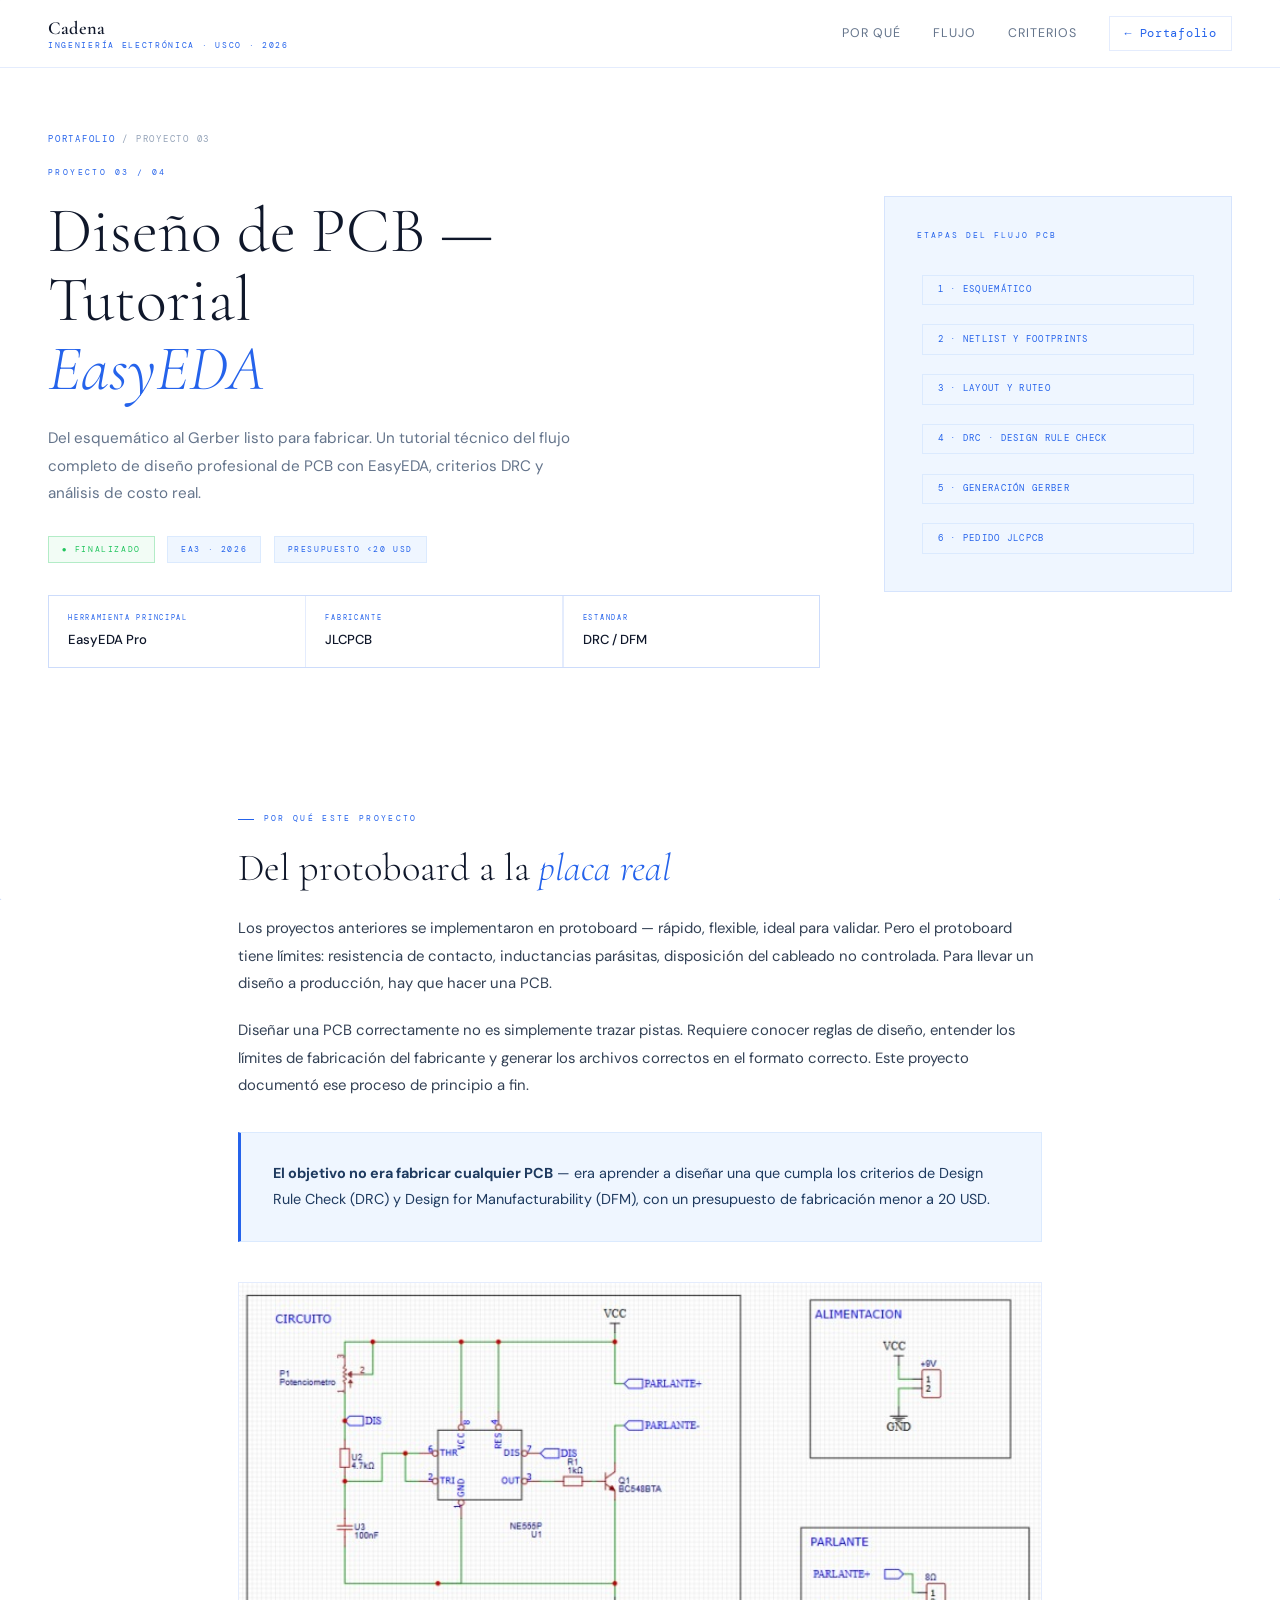
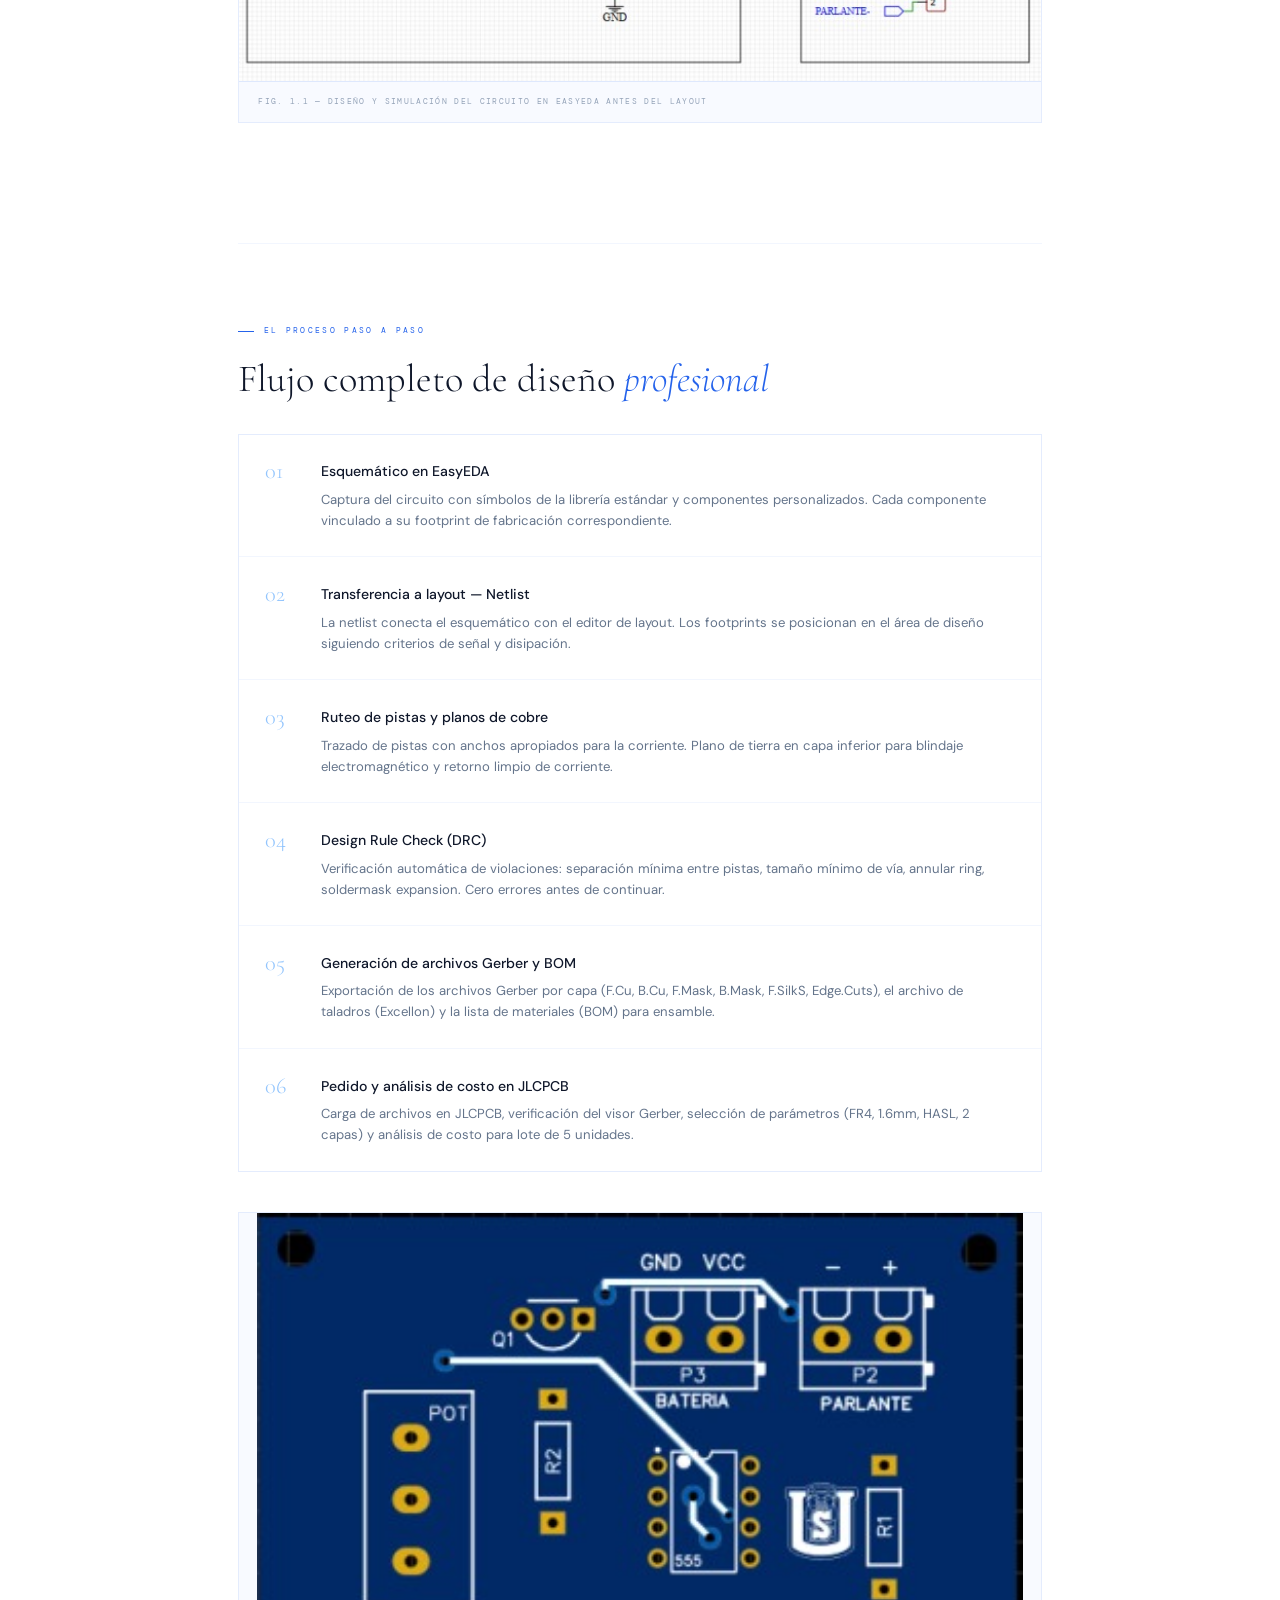
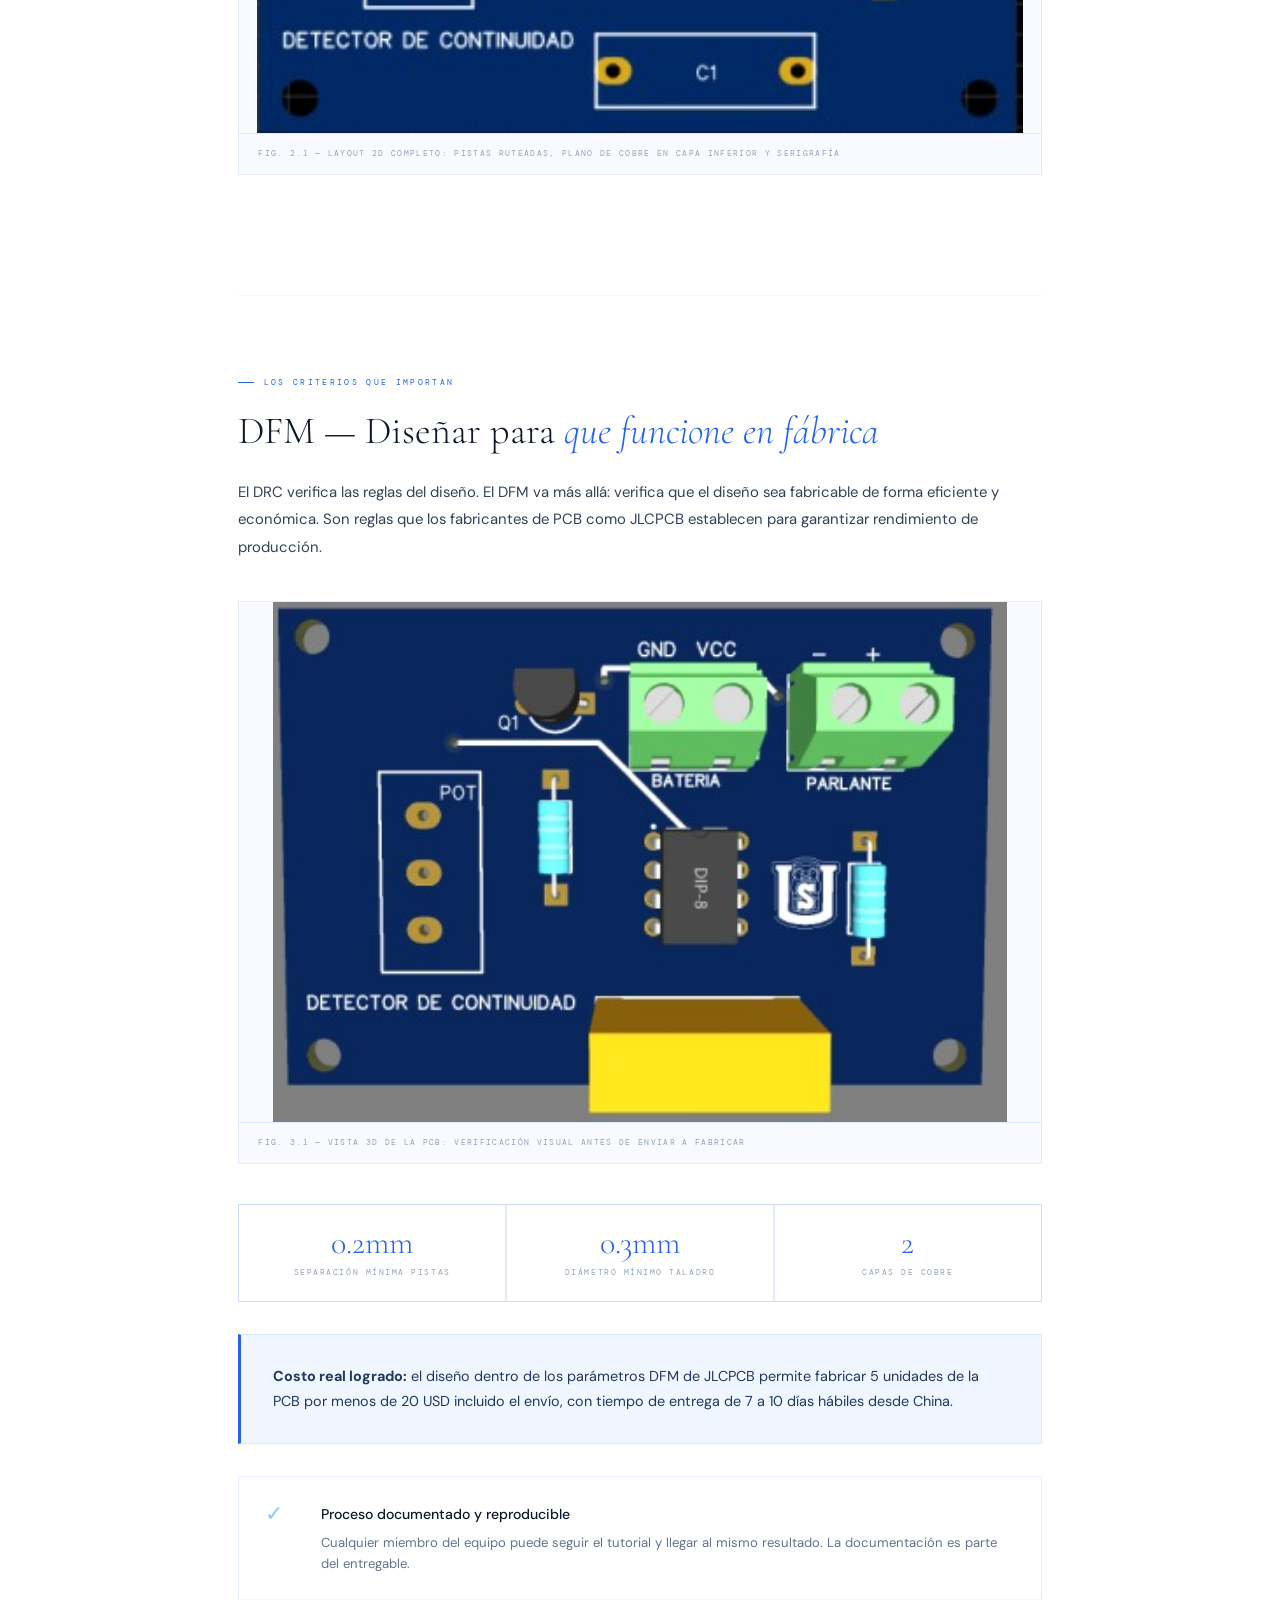
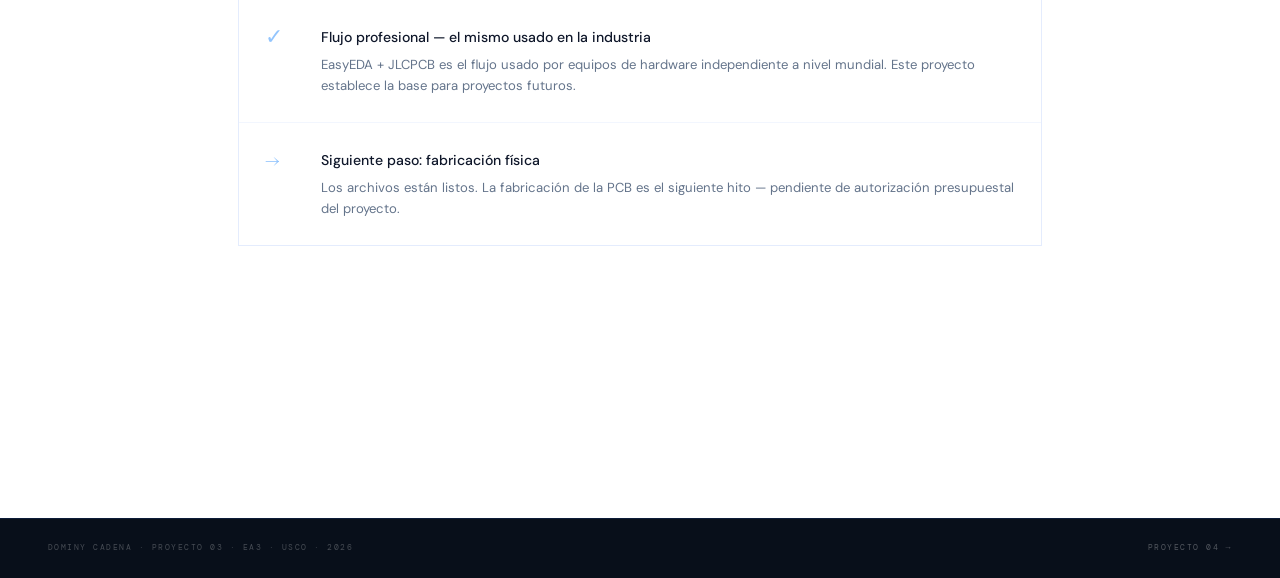
<file: proyecto3.html>
<!DOCTYPE html>
<html lang="es">
<head>
<meta charset="UTF-8">
<meta name="viewport" content="width=device-width, initial-scale=1.0">
<title>P3 · Diseño de PCB EasyEDA · Dominy Cadena</title>
<link rel="stylesheet" href="styles.css">
</head>
<body class="proyecto-page">

<canvas id="ptc"></canvas>

<nav id="navbar">
  <a href="index.html" class="nav-logo">
    Cadena
    <span>Ingeniería Electrónica · USCO · 2026</span>
  </a>
  <div style="display:flex;align-items:center;gap:2rem;">
    <a href="#por-que" class="nav-link">Por qué</a>
    <a href="#flujo" class="nav-link">Flujo</a>
    <a href="#criterios" class="nav-link">Criterios</a>
    <a href="index.html#proyectos" class="nav-back">← Portafolio</a>
  </div>
</nav>

<!-- HERO -->
<div class="proy-hero">
  <div>
    <div class="breadcrumb"><a href="index.html">Portafolio</a> / Proyecto 03</div>
    <div class="project-num">Proyecto 03 / 04</div>
    <h1 class="hero-title">
      Diseño de PCB —<br>Tutorial<br><em>EasyEDA</em>
    </h1>
    <p class="proy-hero-desc">
      Del esquemático al Gerber listo para fabricar. Un tutorial técnico del flujo completo 
      de diseño profesional de PCB con EasyEDA, criterios DRC y análisis de costo real.
    </p>
    <div class="status-row">
      <span class="badge badge-ok">● Finalizado</span>
      <span class="badge badge-info">EA3 · 2026</span>
      <span class="badge badge-info">Presupuesto &lt;20 USD</span>
    </div>
    <div class="proy-hero-meta" style="margin-top:2rem;">
      <div class="meta-cell">
        <div class="meta-label">Herramienta principal</div>
        <div class="meta-val">EasyEDA Pro</div>
      </div>
      <div class="meta-cell">
        <div class="meta-label">Fabricante</div>
        <div class="meta-val">JLCPCB</div>
      </div>
      <div class="meta-cell">
        <div class="meta-label">Estándar</div>
        <div class="meta-val">DRC / DFM</div>
      </div>
    </div>
  </div>

  <div class="proy-hero-right">
    <div class="phr-title">Etapas del flujo PCB</div>
    <div style="display:flex;flex-direction:column;gap:0.6rem;">
      <div class="result-chip info">1 · Esquemático</div>
      <div class="result-chip info">2 · Netlist y footprints</div>
      <div class="result-chip info">3 · Layout y ruteo</div>
      <div class="result-chip info">4 · DRC · Design Rule Check</div>
      <div class="result-chip info">5 · Generación Gerber</div>
      <div class="result-chip info">6 · Pedido JLCPCB</div>
    </div>
  </div>
</div>

<!-- CONTENIDO -->
<div class="content-wrap">

  <!-- 01 POR QUÉ -->
  <section class="sec fade-up" id="por-que">
    <div class="sec-label">Por qué este proyecto</div>
    <h2 class="sec-title">Del protoboard a la <em>placa real</em></h2>
    <p class="sec-text">
      Los proyectos anteriores se implementaron en protoboard — rápido, flexible, ideal para validar. 
      Pero el protoboard tiene límites: resistencia de contacto, inductancias parásitas, disposición 
      del cableado no controlada. Para llevar un diseño a producción, hay que hacer una PCB.
    </p>
    <p class="sec-text">
      Diseñar una PCB correctamente no es simplemente trazar pistas. 
      Requiere conocer reglas de diseño, entender los límites de fabricación del fabricante 
      y generar los archivos correctos en el formato correcto. 
      Este proyecto documentó ese proceso de principio a fin.
    </p>

    <div class="highlight-box">
      <p>
        <strong>El objetivo no era fabricar cualquier PCB</strong> — era aprender a diseñar una 
        que cumpla los criterios de Design Rule Check (DRC) y Design for Manufacturability (DFM), 
        con un presupuesto de fabricación menor a 20 USD.
      </p>
    </div>

    <!-- Imagen del diseño/simulación -->
    <div class="img-wrap" style="margin-top:2.5rem;">
      <img src="imagenes_proyecto3/img_simulacion_pcb.jpeg" alt="Diseño y simulación del circuito en EasyEDA">
      <div class="img-caption">Fig. 1.1 — Diseño y simulación del circuito en EasyEDA antes del layout</div>
    </div>
  </section>

  <!-- 02 FLUJO -->
  <section class="sec fade-up" id="flujo">
    <div class="sec-label">El proceso paso a paso</div>
    <h2 class="sec-title">Flujo completo de diseño <em>profesional</em></h2>

    <div class="story-steps">
      <div class="story-step">
        <div class="step-num">01</div>
        <div class="step-content">
          <div class="step-title">Esquemático en EasyEDA</div>
          <div class="step-desc">Captura del circuito con símbolos de la librería estándar y componentes personalizados. Cada componente vinculado a su footprint de fabricación correspondiente.</div>
        </div>
      </div>
      <div class="story-step">
        <div class="step-num">02</div>
        <div class="step-content">
          <div class="step-title">Transferencia a layout — Netlist</div>
          <div class="step-desc">La netlist conecta el esquemático con el editor de layout. Los footprints se posicionan en el área de diseño siguiendo criterios de señal y disipación.</div>
        </div>
      </div>
      <div class="story-step">
        <div class="step-num">03</div>
        <div class="step-content">
          <div class="step-title">Ruteo de pistas y planos de cobre</div>
          <div class="step-desc">Trazado de pistas con anchos apropiados para la corriente. Plano de tierra en capa inferior para blindaje electromagnético y retorno limpio de corriente.</div>
        </div>
      </div>
      <div class="story-step">
        <div class="step-num">04</div>
        <div class="step-content">
          <div class="step-title">Design Rule Check (DRC)</div>
          <div class="step-desc">Verificación automática de violaciones: separación mínima entre pistas, tamaño mínimo de vía, annular ring, soldermask expansion. Cero errores antes de continuar.</div>
        </div>
      </div>
      <div class="story-step">
        <div class="step-num">05</div>
        <div class="step-content">
          <div class="step-title">Generación de archivos Gerber y BOM</div>
          <div class="step-desc">Exportación de los archivos Gerber por capa (F.Cu, B.Cu, F.Mask, B.Mask, F.SilkS, Edge.Cuts), el archivo de taladros (Excellon) y la lista de materiales (BOM) para ensamble.</div>
        </div>
      </div>
      <div class="story-step">
        <div class="step-num">06</div>
        <div class="step-content">
          <div class="step-title">Pedido y análisis de costo en JLCPCB</div>
          <div class="step-desc">Carga de archivos en JLCPCB, verificación del visor Gerber, selección de parámetros (FR4, 1.6mm, HASL, 2 capas) y análisis de costo para lote de 5 unidades.</div>
        </div>
      </div>
    </div>

    <!-- Imagen del layout 2D -->
    <div class="img-wrap" style="margin-top:2.5rem;">
      <img src="imagenes_proyecto3/img_modelo_2D_pcb.jpeg" alt="Layout 2D de la PCB — pistas y plano de cobre">
      <div class="img-caption">Fig. 2.1 — Layout 2D completo: pistas ruteadas, plano de cobre en capa inferior y serigrafía</div>
    </div>
  </section>

  <!-- 03 CRITERIOS -->
  <section class="sec fade-up" id="criterios">
    <div class="sec-label">Los criterios que importan</div>
    <h2 class="sec-title">DFM — Diseñar para <em>que funcione en fábrica</em></h2>
    <p class="sec-text">
      El DRC verifica las reglas del diseño. El DFM va más allá: verifica que el diseño 
      sea fabricable de forma eficiente y económica. Son reglas que los fabricantes 
      de PCB como JLCPCB establecen para garantizar rendimiento de producción.
    </p>

    <!-- Imagen del modelo 3D -->
    <div class="img-wrap">
      <img src="imagenes_proyecto3/img_modelo_3D_pcb.jpeg" alt="Modelo 3D de la PCB — vista previa de fabricación">
      <div class="img-caption">Fig. 3.1 — Vista 3D de la PCB: verificación visual antes de enviar a fabricar</div>
    </div>

    <div class="metric-row">
      <div class="metric-cell">
        <span class="metric-val">0.2mm</span>
        <span class="metric-label">Separación mínima pistas</span>
      </div>
      <div class="metric-cell">
        <span class="metric-val">0.3mm</span>
        <span class="metric-label">Diámetro mínimo taladro</span>
      </div>
      <div class="metric-cell">
        <span class="metric-val">2</span>
        <span class="metric-label">Capas de cobre</span>
      </div>
    </div>

    <div class="highlight-box">
      <p>
        <strong>Costo real logrado:</strong> el diseño dentro de los parámetros DFM de JLCPCB 
        permite fabricar 5 unidades de la PCB por menos de 20 USD incluido el envío, 
        con tiempo de entrega de 7 a 10 días hábiles desde China.
      </p>
    </div>

    <div class="story-steps" style="margin-top:2rem;">
      <div class="story-step">
        <div class="step-num">✓</div>
        <div class="step-content">
          <div class="step-title">Proceso documentado y reproducible</div>
          <div class="step-desc">Cualquier miembro del equipo puede seguir el tutorial y llegar al mismo resultado. La documentación es parte del entregable.</div>
        </div>
      </div>
      <div class="story-step">
        <div class="step-num">✓</div>
        <div class="step-content">
          <div class="step-title">Flujo profesional — el mismo usado en la industria</div>
          <div class="step-desc">EasyEDA + JLCPCB es el flujo usado por equipos de hardware independiente a nivel mundial. Este proyecto establece la base para proyectos futuros.</div>
        </div>
      </div>
      <div class="story-step">
        <div class="step-num">→</div>
        <div class="step-content">
          <div class="step-title">Siguiente paso: fabricación física</div>
          <div class="step-desc">Los archivos están listos. La fabricación de la PCB es el siguiente hito — pendiente de autorización presupuestal del proyecto.</div>
        </div>
      </div>
    </div>
  </section>

</div>

<footer>
  <div>Dominy Cadena · Proyecto 03 · EA3 · USCO · 2026</div>
  <div><a href="proyecto4.html" style="color:rgba(255,255,255,0.3);text-decoration:none;">Proyecto 04 →</a></div>
</footer>

<script>
const canvas = document.getElementById('ptc');
const ctx = canvas.getContext('2d');
let W, H;
function resize() { W = canvas.width = innerWidth; H = canvas.height = innerHeight; }
resize(); window.addEventListener('resize', resize);
const pts = Array.from({length:30},()=>({
  x:Math.random()*innerWidth, y:Math.random()*innerHeight,
  r:Math.random()*1.2+0.4, vx:(Math.random()-.5)*.15, vy:(Math.random()-.5)*.15,
  a:Math.random()*.2+0.06
}));
(function draw(){
  ctx.clearRect(0,0,W,H);
  pts.forEach(p=>{
    ctx.beginPath(); ctx.arc(p.x,p.y,p.r,0,Math.PI*2);
    ctx.fillStyle=`rgba(37,99,235,${p.a})`; ctx.fill();
    p.x+=p.vx; p.y+=p.vy;
    if(p.x<0)p.x=W; if(p.x>W)p.x=0; if(p.y<0)p.y=H; if(p.y>H)p.y=0;
  });
  requestAnimationFrame(draw);
})();
const obs = new IntersectionObserver(entries=>{
  entries.forEach((e,i)=>{ if(e.isIntersecting) setTimeout(()=>e.target.classList.add('visible'),i*80); });
},{threshold:0.06});
document.querySelectorAll('.fade-up,.fade-in').forEach(el=>obs.observe(el));
const navbar = document.getElementById('navbar');
window.addEventListener('scroll',()=>navbar.classList.toggle('scrolled',scrollY>40));
</script>
</body>
</html>
</file>
<file: styles.css>
/* ============================================
   PORTAFOLIO DOMINY CADENA — REDISEÑO 2026
   Paleta: Azul claro + Blanco | Elegante & Limpio
   ============================================ */

@import url('https://fonts.googleapis.com/css2?family=Cormorant+Garamond:ital,wght@0,300;0,400;0,600;1,300;1,400&family=DM+Sans:wght@300;400;500&family=DM+Mono:wght@400;500&display=swap');

/* ── VARIABLES ─────────────────────────────── */
:root {
  --blue:       #2563EB;
  --blue-mid:   #3B82F6;
  --blue-light: #DBEAFE;
  --blue-pale:  #EFF6FF;
  --blue-dim:   #93C5FD;
  --white:      #FFFFFF;
  --off-white:  #F8FAFF;
  --ink:        #0F172A;
  --ink-mid:    #1E3A5F;
  --text:       #334155;
  --text-dim:   #64748B;
  --text-faint: #94A3B8;
  --line:       rgba(37,99,235,0.12);
  --line-soft:  rgba(37,99,235,0.06);

  --font-serif: 'Cormorant Garamond', serif;
  --font-sans:  'DM Sans', sans-serif;
  --font-mono:  'DM Mono', monospace;

  --radius: 2px;
  --nav-h: 68px;
}

/* ── RESET ─────────────────────────────────── */
*, *::before, *::after { box-sizing: border-box; margin: 0; padding: 0; }

html { scroll-behavior: smooth; }

body {
  font-family: var(--font-sans);
  background: var(--white);
  color: var(--text);
  line-height: 1.7;
  overflow-x: hidden;
}

/* ── CANVAS PARTICLES ──────────────────────── */
#ptc {
  position: fixed;
  inset: 0;
  pointer-events: none;
  z-index: 0;
  opacity: 0.35;
}

/* ── NAV ───────────────────────────────────── */
nav {
  position: fixed;
  top: 0; left: 0; right: 0;
  height: var(--nav-h);
  display: flex;
  align-items: center;
  justify-content: space-between;
  padding: 0 3rem;
  background: rgba(255,255,255,0.92);
  backdrop-filter: blur(16px);
  border-bottom: 1px solid var(--line);
  z-index: 1000;
  transition: box-shadow 0.3s ease;
}

nav.scrolled {
  box-shadow: 0 2px 24px rgba(37,99,235,0.08);
}

.nav-logo {
  font-family: var(--font-serif);
  font-size: 1.15rem;
  font-weight: 600;
  color: var(--ink);
  text-decoration: none;
  letter-spacing: 0.01em;
  display: flex;
  flex-direction: column;
  line-height: 1.2;
}

.nav-logo span {
  font-family: var(--font-mono);
  font-size: 0.48rem;
  letter-spacing: 0.22em;
  text-transform: uppercase;
  color: var(--blue);
  font-weight: 400;
  margin-top: 2px;
}

.nav-links {
  display: flex;
  gap: 2.5rem;
  list-style: none;
  align-items: center;
}

.nav-links a, .nav-link {
  font-family: var(--font-sans);
  font-size: 0.78rem;
  font-weight: 400;
  letter-spacing: 0.08em;
  text-transform: uppercase;
  color: var(--text-dim);
  text-decoration: none;
  transition: color 0.2s ease;
  position: relative;
}

.nav-links a::after, .nav-link::after {
  content: '';
  position: absolute;
  bottom: -3px; left: 0; right: 0;
  height: 1px;
  background: var(--blue);
  transform: scaleX(0);
  transition: transform 0.25s ease;
}

.nav-links a:hover, .nav-link:hover,
.nav-links a.active, .nav-link.active {
  color: var(--blue);
}
.nav-links a:hover::after, .nav-link:hover::after,
.nav-links a.active::after, .nav-link.active::after {
  transform: scaleX(1);
}

.nav-back {
  font-family: var(--font-mono);
  font-size: 0.72rem;
  color: var(--blue) !important;
  letter-spacing: 0.06em;
  text-decoration: none;
  border: 1px solid var(--line);
  padding: 0.4rem 0.9rem;
  transition: all 0.22s ease;
}
.nav-back:hover {
  background: var(--blue-pale);
  border-color: var(--blue);
}
.nav-back::after { display: none; }

/* ── HERO SECTION ──────────────────────────── */
#inicio {
  min-height: 100vh;
  padding: var(--nav-h) 3rem 0;
  display: grid;
  grid-template-columns: 1fr 1fr;
  align-items: center;
  gap: 4rem;
  max-width: 1280px;
  margin: 0 auto;
  position: relative;
}

.hero-left {
  padding: 5rem 0;
  position: relative;
  z-index: 1;
}

.hero-tag {
  font-family: var(--font-mono);
  font-size: 0.58rem;
  letter-spacing: 0.32em;
  text-transform: uppercase;
  color: var(--blue);
  margin-bottom: 1.8rem;
  display: flex;
  align-items: center;
  gap: 0.8rem;
}

.hero-tag::before {
  content: '';
  display: inline-block;
  width: 24px;
  height: 1px;
  background: var(--blue);
}

.hero-name {
  font-family: var(--font-serif);
  font-size: clamp(3.5rem, 6vw, 5.2rem);
  font-weight: 300;
  line-height: 1.05;
  color: var(--ink);
  letter-spacing: -0.01em;
  margin-bottom: 1.2rem;
}

.hero-name em {
  font-style: italic;
  color: var(--blue);
  font-weight: 300;
}

.hero-subtitle {
  font-family: var(--font-mono);
  font-size: 0.68rem;
  letter-spacing: 0.18em;
  text-transform: uppercase;
  color: var(--text-faint);
  margin-bottom: 1.8rem;
}

.hero-desc {
  font-size: 0.95rem;
  color: var(--text-dim);
  line-height: 1.8;
  max-width: 480px;
  margin-bottom: 2.2rem;
}

.hero-meta {
  display: flex;
  flex-direction: column;
  gap: 0.5rem;
  margin-bottom: 2.5rem;
  padding-left: 1rem;
  border-left: 2px solid var(--blue-light);
}

.hero-meta-item {
  font-family: var(--font-mono);
  font-size: 0.6rem;
  letter-spacing: 0.1em;
  color: var(--text-faint);
  text-transform: uppercase;
}

/* Counters widget */
.counter-widget {
  display: flex;
  gap: 2.5rem;
  margin-bottom: 2.5rem;
  padding: 1.4rem 0;
  border-top: 1px solid var(--line);
  border-bottom: 1px solid var(--line);
}

.counter-item {
  display: flex;
  flex-direction: column;
}

.counter-val {
  font-family: var(--font-serif);
  font-size: 2.2rem;
  font-weight: 300;
  color: var(--blue);
  line-height: 1;
}

.counter-lbl {
  font-family: var(--font-mono);
  font-size: 0.52rem;
  letter-spacing: 0.18em;
  text-transform: uppercase;
  color: var(--text-faint);
  margin-top: 0.4rem;
}

.cta-btn {
  display: inline-flex;
  align-items: center;
  gap: 0.6rem;
  font-family: var(--font-sans);
  font-size: 0.78rem;
  font-weight: 500;
  letter-spacing: 0.06em;
  text-transform: uppercase;
  color: var(--white);
  background: var(--blue);
  padding: 0.9rem 2rem;
  text-decoration: none;
  transition: all 0.25s ease;
  border: 1px solid var(--blue);
}

.cta-btn:hover {
  background: var(--ink-mid);
  border-color: var(--ink-mid);
  transform: translateY(-1px);
  box-shadow: 0 8px 24px rgba(37,99,235,0.25);
}

/* Hero right — decorative */
.hero-right {
  display: flex;
  align-items: center;
  justify-content: center;
  position: relative;
  z-index: 1;
  height: 520px;
}

.hero-visual {
  position: relative;
  width: 380px;
  height: 380px;
}

.hero-circle-outer {
  position: absolute;
  inset: 0;
  border-radius: 50%;
  border: 1px solid var(--line);
  animation: rotateSlowCW 40s linear infinite;
}

.hero-circle-inner {
  position: absolute;
  inset: 40px;
  border-radius: 50%;
  border: 1px solid rgba(37,99,235,0.18);
  animation: rotateSlowCCW 28s linear infinite;
}

.hero-circle-core {
  position: absolute;
  inset: 90px;
  border-radius: 50%;
  background: var(--blue-pale);
  border: 1px solid var(--blue-light);
  display: flex;
  align-items: center;
  justify-content: center;
  flex-direction: column;
  gap: 0.4rem;
}

.hero-circle-label {
  font-family: var(--font-serif);
  font-size: 2.4rem;
  font-weight: 300;
  color: var(--blue);
  line-height: 1;
}

.hero-circle-sub {
  font-family: var(--font-mono);
  font-size: 0.45rem;
  letter-spacing: 0.28em;
  text-transform: uppercase;
  color: var(--blue-dim);
}

/* Orbit dots */
.orbit-dot {
  position: absolute;
  width: 8px; height: 8px;
  border-radius: 50%;
  background: var(--blue);
}
.orbit-dot-1 { top: -4px; left: 50%; transform: translateX(-50%); }
.orbit-dot-2 { bottom: -4px; right: 20%; }
.orbit-dot-3 { left: -4px; top: 30%; }
.orbit-dot-4 { right: -4px; bottom: 30%; }

.orbit-dot-sm {
  position: absolute;
  width: 4px; height: 4px;
  border-radius: 50%;
  background: var(--blue-dim);
}
.orbit-dot-sm-1 { top: 8px; right: 25%; }
.orbit-dot-sm-2 { bottom: 15%; left: 5%; }

/* Float labels */
.hero-float-tag {
  position: absolute;
  background: var(--white);
  border: 1px solid var(--line);
  padding: 0.6rem 1rem;
  display: flex;
  flex-direction: column;
  gap: 0.2rem;
  box-shadow: 0 4px 20px rgba(37,99,235,0.08);
}
.hero-float-tag .ft-val {
  font-family: var(--font-serif);
  font-size: 1.2rem;
  font-weight: 400;
  color: var(--ink);
}
.hero-float-tag .ft-lbl {
  font-family: var(--font-mono);
  font-size: 0.44rem;
  letter-spacing: 0.25em;
  text-transform: uppercase;
  color: var(--blue);
}
.hero-float-1 { top: 50px; right: -20px; }
.hero-float-2 { bottom: 60px; left: -20px; }

@keyframes rotateSlowCW  { from { transform: rotate(0deg); } to { transform: rotate(360deg); } }
@keyframes rotateSlowCCW { from { transform: rotate(0deg); } to { transform: rotate(-360deg); } }

/* ── SOBRE MÍ ──────────────────────────────── */
#sobre-mi {
  padding: 7rem 3rem;
  background: var(--white);
  position: relative;
  z-index: 1;
}

/* ── PROYECTOS ─────────────────────────────── */
#proyectos {
  padding: 7rem 3rem;
  background: var(--off-white);
  position: relative;
  z-index: 1;
}

/* ── HERRAMIENTAS ──────────────────────────── */
#herramientas {
  padding: 7rem 3rem;
  background: var(--white);
  position: relative;
  z-index: 1;
}

/* ── CONTACTO ──────────────────────────────── */
#contacto {
  padding: 7rem 3rem;
  background: var(--ink);
  position: relative;
  z-index: 1;
}

/* ── SECTION HEADERS ───────────────────────── */
.section-header {
  margin-bottom: 4rem;
}

.section-number {
  font-family: var(--font-mono);
  font-size: 0.58rem;
  letter-spacing: 0.28em;
  text-transform: uppercase;
  color: var(--blue);
  margin-bottom: 1rem;
  display: flex;
  align-items: center;
  gap: 0.8rem;
}
.section-number::before {
  content: '';
  width: 20px; height: 1px;
  background: var(--blue);
}

.section-title {
  font-family: var(--font-serif);
  font-size: clamp(2.4rem, 4vw, 3.6rem);
  font-weight: 300;
  color: var(--ink);
  line-height: 1.1;
}

.section-title em {
  font-style: italic;
  color: var(--blue);
}

/* ── SOBRE MÍ GRID ─────────────────────────── */
.sobre-grid {
  max-width: 1200px;
  margin: 0 auto;
  display: grid;
  grid-template-columns: 1.1fr 0.9fr;
  gap: 5rem;
  align-items: start;
}

.sobre-text p {
  font-size: 0.95rem;
  color: var(--text);
  line-height: 1.85;
  margin-bottom: 1.4rem;
}

.lineas-titulo {
  font-family: var(--font-mono);
  font-size: 0.58rem;
  letter-spacing: 0.22em;
  text-transform: uppercase;
  color: var(--blue);
  margin: 2rem 0 1rem;
}

.lineas-list {
  list-style: none;
  display: flex;
  flex-direction: column;
  gap: 0.7rem;
}

.lineas-list li {
  font-size: 0.88rem;
  color: var(--text-dim);
  display: flex;
  align-items: flex-start;
  gap: 0.8rem;
  line-height: 1.5;
}

.lineas-list li::before {
  content: '—';
  color: var(--blue-dim);
  flex-shrink: 0;
  margin-top: 0.05rem;
}

/* Stats grid */
.sobre-stats {
  display: grid;
  grid-template-columns: 1fr 1fr;
  gap: 1px;
  background: var(--line);
  border: 1px solid var(--line);
  margin-bottom: 2rem;
}

.stat-card {
  background: var(--white);
  padding: 1.6rem;
  transition: background 0.2s ease;
}

.stat-card:hover {
  background: var(--blue-pale);
}

.stat-number {
  font-family: var(--font-serif);
  font-size: 2.8rem;
  font-weight: 300;
  color: var(--blue);
  line-height: 1;
  margin-bottom: 0.4rem;
}

.stat-label {
  font-family: var(--font-mono);
  font-size: 0.52rem;
  letter-spacing: 0.18em;
  text-transform: uppercase;
  color: var(--text-faint);
}

/* Aportes */
.aporte-header {
  font-family: var(--font-mono);
  font-size: 0.55rem;
  letter-spacing: 0.25em;
  text-transform: uppercase;
  color: var(--blue);
  margin-bottom: 1.4rem;
  display: flex;
  align-items: center;
  gap: 0.6rem;
}
.aporte-header::before {
  content: '';
  width: 16px; height: 1px;
  background: var(--blue);
}

.aporte-item {
  display: flex;
  gap: 1rem;
  align-items: flex-start;
  padding: 1rem 0;
  border-bottom: 1px solid var(--line-soft);
}

.aporte-icon {
  width: 36px; height: 36px;
  border: 1px solid var(--line);
  display: flex;
  align-items: center;
  justify-content: center;
  flex-shrink: 0;
  background: var(--blue-pale);
}

.aporte-icon svg {
  width: 16px; height: 16px;
  stroke: var(--blue);
  fill: none;
  stroke-width: 1.5;
}

.aporte-name {
  font-size: 0.82rem;
  font-weight: 500;
  color: var(--ink);
  margin-bottom: 0.3rem;
}

.aporte-desc {
  font-size: 0.78rem;
  color: var(--text-dim);
  line-height: 1.6;
}

/* ── PROYECTOS CREATIVE GRID ───────────────── */
.proyectos-intro {
  font-size: 0.92rem;
  color: var(--text-dim);
  max-width: 640px;
  line-height: 1.8;
  margin-bottom: 4rem;
}

/* Bento grid layout para proyectos */
.proyectos-bento {
  max-width: 1200px;
  margin: 0 auto;
  display: grid;
  grid-template-columns: 1fr 1fr;
  grid-template-rows: auto;
  gap: 1.5px;
  background: var(--line);
  border: 1px solid var(--line);
}

.proyecto-bento-card {
  background: var(--white);
  padding: 2.5rem;
  position: relative;
  overflow: hidden;
  cursor: pointer;
  transition: background 0.3s ease;
  text-decoration: none;
  display: block;
}

.proyecto-bento-card:hover {
  background: var(--blue-pale);
}

.proyecto-bento-card::before {
  content: '';
  position: absolute;
  top: 0; left: 0;
  width: 3px; height: 0;
  background: var(--blue);
  transition: height 0.4s ease;
}

.proyecto-bento-card:hover::before {
  height: 100%;
}

.pbc-num {
  font-family: var(--font-serif);
  font-size: 5rem;
  font-weight: 300;
  color: var(--blue-light);
  line-height: 1;
  position: absolute;
  top: 1.5rem; right: 2rem;
  transition: color 0.3s ease;
}

.proyecto-bento-card:hover .pbc-num {
  color: var(--blue-dim);
}

.pbc-status {
  font-family: var(--font-mono);
  font-size: 0.5rem;
  letter-spacing: 0.25em;
  text-transform: uppercase;
  margin-bottom: 1.2rem;
  display: flex;
  align-items: center;
  gap: 0.5rem;
}

.pbc-status-dot {
  width: 6px; height: 6px;
  border-radius: 50%;
}

.pbc-status-dot.ok  { background: #22C55E; }
.pbc-status-dot.wip { background: #F59E0B; }

.status-ok  { color: #22C55E; }
.status-wip { color: #F59E0B; }

.pbc-title {
  font-family: var(--font-serif);
  font-size: 1.55rem;
  font-weight: 400;
  color: var(--ink);
  line-height: 1.2;
  margin-bottom: 0.8rem;
  max-width: 280px;
}

.pbc-sub {
  font-family: var(--font-mono);
  font-size: 0.52rem;
  letter-spacing: 0.16em;
  text-transform: uppercase;
  color: var(--text-faint);
  margin-bottom: 1.2rem;
}

.pbc-desc {
  font-size: 0.82rem;
  color: var(--text-dim);
  line-height: 1.7;
  max-width: 320px;
}

.pbc-arrow {
  position: absolute;
  bottom: 2rem; right: 2rem;
  font-size: 1.1rem;
  color: var(--blue-dim);
  transition: all 0.25s ease;
}

.proyecto-bento-card:hover .pbc-arrow {
  color: var(--blue);
  transform: translate(3px, -3px);
}

/* Tags en cards de proyectos */
.pbc-tags {
  display: flex;
  flex-wrap: wrap;
  gap: 0.5rem;
  margin-top: 1.2rem;
}

.pbc-tag {
  font-family: var(--font-mono);
  font-size: 0.48rem;
  letter-spacing: 0.14em;
  text-transform: uppercase;
  color: var(--blue);
  border: 1px solid var(--blue-light);
  padding: 0.25rem 0.6rem;
  background: var(--blue-pale);
}

/* ── HERRAMIENTAS GRID ─────────────────────── */
.tools-grid {
  max-width: 1200px;
  margin: 0 auto;
  display: grid;
  grid-template-columns: repeat(4, 1fr);
  gap: 1.5px;
  background: var(--line);
  border: 1px solid var(--line);
}

.tool-card {
  background: var(--white);
  padding: 1.5rem;
  display: flex;
  flex-direction: column;
  gap: 0.6rem;
  transition: background 0.22s ease;
}

.tool-card:hover {
  background: var(--blue-pale);
}

.tool-icon {
  font-size: 1.3rem;
  line-height: 1;
}

.tool-name {
  font-size: 0.85rem;
  font-weight: 500;
  color: var(--ink);
}

.tool-role {
  font-family: var(--font-mono);
  font-size: 0.52rem;
  letter-spacing: 0.14em;
  text-transform: uppercase;
  color: var(--text-faint);
}

/* ── CONTACTO ──────────────────────────────── */
.contacto-grid {
  max-width: 1200px;
  margin: 0 auto;
  display: grid;
  grid-template-columns: 1fr 1fr;
  gap: 5rem;
  align-items: start;
}

.contacto-info p {
  font-size: 0.95rem;
  color: rgba(255,255,255,0.6);
  line-height: 1.8;
  margin-bottom: 2rem;
}

.contacto-detail {
  font-family: var(--font-mono);
  font-size: 0.62rem;
  letter-spacing: 0.14em;
  text-transform: uppercase;
  color: rgba(255,255,255,0.4);
  padding: 0.7rem 0;
  border-bottom: 1px solid rgba(255,255,255,0.08);
}

#contacto .section-title {
  color: var(--white);
}

#contacto .section-number {
  color: var(--blue-dim);
}
#contacto .section-number::before {
  background: var(--blue-dim);
}

/* Form */
.form-group {
  margin-bottom: 1.4rem;
}

.form-label {
  display: block;
  font-family: var(--font-mono);
  font-size: 0.55rem;
  letter-spacing: 0.22em;
  text-transform: uppercase;
  color: rgba(255,255,255,0.5);
  margin-bottom: 0.5rem;
}

.form-control {
  width: 100%;
  padding: 0.8rem 1rem;
  background: rgba(255,255,255,0.05);
  border: 1px solid rgba(255,255,255,0.12);
  color: var(--white);
  font-family: var(--font-sans);
  font-size: 0.88rem;
  outline: none;
  transition: border-color 0.2s ease;
  resize: none;
}

.form-control::placeholder { color: rgba(255,255,255,0.2); }
.form-control:focus { border-color: var(--blue-mid); }

.form-btn {
  width: 100%;
  padding: 1rem;
  background: var(--blue);
  color: var(--white);
  font-family: var(--font-sans);
  font-size: 0.78rem;
  font-weight: 500;
  letter-spacing: 0.08em;
  text-transform: uppercase;
  border: none;
  cursor: pointer;
  transition: all 0.25s ease;
}

.form-btn:hover {
  background: var(--blue-mid);
  transform: translateY(-1px);
}

/* ── FOOTER ────────────────────────────────── */
footer {
  background: #080f1a;
  padding: 1.4rem 3rem;
  display: flex;
  align-items: center;
  justify-content: space-between;
  border-top: 1px solid rgba(37,99,235,0.15);
}

footer > * {
  font-family: var(--font-mono);
  font-size: 0.52rem;
  letter-spacing: 0.18em;
  text-transform: uppercase;
  color: rgba(255,255,255,0.25);
}

/* ── FADE IN ANIMATIONS ────────────────────── */
.fade-in {
  opacity: 0;
  transform: translateY(20px);
  transition: opacity 0.7s ease, transform 0.7s ease;
}

.fade-in.visible {
  opacity: 1;
  transform: translateY(0);
}

/* ── INGENIERÍA DESTACA SECTION ────────────── */
#ingenieria {
  padding: 7rem 3rem;
  background: var(--blue-pale);
  position: relative;
  z-index: 1;
}

.ing-grid {
  max-width: 1200px;
  margin: 0 auto;
  display: grid;
  grid-template-columns: repeat(3, 1fr);
  gap: 2rem;
  margin-top: 3rem;
}

.ing-card {
  padding: 2.2rem;
  background: var(--white);
  border: 1px solid var(--line);
  position: relative;
  transition: transform 0.25s ease, box-shadow 0.25s ease;
}

.ing-card:hover {
  transform: translateY(-4px);
  box-shadow: 0 16px 40px rgba(37,99,235,0.1);
}

.ing-card-num {
  font-family: var(--font-serif);
  font-size: 3rem;
  font-weight: 300;
  color: var(--blue-light);
  line-height: 1;
  margin-bottom: 1rem;
}

.ing-card-title {
  font-family: var(--font-serif);
  font-size: 1.2rem;
  font-weight: 400;
  color: var(--ink);
  margin-bottom: 0.8rem;
}

.ing-card-desc {
  font-size: 0.82rem;
  color: var(--text-dim);
  line-height: 1.7;
}

/* ── PROYECTO PAGES ────────────────────────── */
body.proyecto-page {
  background: var(--white);
}

/* Hero proyecto */
.proy-hero {
  min-height: 56vh;
  padding: calc(var(--nav-h) + 4rem) 3rem 4rem;
  display: grid;
  grid-template-columns: 1fr 0.45fr;
  gap: 4rem;
  align-items: end;
  max-width: 1280px;
  margin: 0 auto;
  position: relative;
}

.breadcrumb {
  font-family: var(--font-mono);
  font-size: 0.55rem;
  letter-spacing: 0.2em;
  text-transform: uppercase;
  color: var(--text-faint);
  margin-bottom: 1.2rem;
}

.breadcrumb a {
  color: var(--blue);
  text-decoration: none;
}

.project-num {
  font-family: var(--font-mono);
  font-size: 0.5rem;
  letter-spacing: 0.3em;
  text-transform: uppercase;
  color: var(--blue);
  margin-bottom: 1rem;
}

.hero-title {
  font-family: var(--font-serif);
  font-size: clamp(2.8rem, 5vw, 4.2rem);
  font-weight: 300;
  color: var(--ink);
  line-height: 1.08;
  margin-bottom: 1.4rem;
}

.hero-title em {
  font-style: italic;
  color: var(--blue);
}

.proy-hero-desc {
  font-size: 0.95rem;
  color: var(--text-dim);
  line-height: 1.8;
  max-width: 540px;
  margin-bottom: 1.8rem;
}

.proy-hero-meta {
  display: flex;
  gap: 1.5px;
  background: var(--line);
  border: 1px solid var(--line);
}

.meta-cell {
  background: var(--white);
  padding: 1rem 1.2rem;
  flex: 1;
}

.meta-label {
  font-family: var(--font-mono);
  font-size: 0.44rem;
  letter-spacing: 0.24em;
  text-transform: uppercase;
  color: var(--blue);
  margin-bottom: 0.3rem;
}

.meta-val {
  font-size: 0.82rem;
  color: var(--ink);
  font-weight: 500;
}

/* Badge */
.status-row {
  display: flex;
  gap: 0.8rem;
  margin-top: 1.4rem;
  flex-wrap: wrap;
}

.badge {
  font-family: var(--font-mono);
  font-size: 0.5rem;
  letter-spacing: 0.2em;
  text-transform: uppercase;
  padding: 0.35rem 0.8rem;
  border: 1px solid;
}

.badge-ok   { color: #22C55E; border-color: rgba(34,197,94,0.3); background: rgba(34,197,94,0.06); }
.badge-wip  { color: #F59E0B; border-color: rgba(245,158,11,0.3); background: rgba(245,158,11,0.06); }
.badge-info { color: var(--blue); border-color: var(--blue-light); background: var(--blue-pale); }

/* Hero right panel */
.proy-hero-right {
  background: var(--blue-pale);
  border: 1px solid var(--line);
  padding: 2rem;
  display: flex;
  flex-direction: column;
  gap: 1.2rem;
  align-self: start;
  margin-top: 4rem;
}

.phr-title {
  font-family: var(--font-mono);
  font-size: 0.5rem;
  letter-spacing: 0.25em;
  text-transform: uppercase;
  color: var(--blue);
  margin-bottom: 0.5rem;
}

/* ── CONTENT SECTIONS proyecto ─────────────── */
.content-wrap {
  max-width: 900px;
  margin: 0 auto;
  padding: 5rem 3rem;
}

.sec {
  margin-bottom: 5rem;
  padding-bottom: 5rem;
  border-bottom: 1px solid var(--line-soft);
}

.sec:last-child {
  border-bottom: none;
}

.sec-label {
  font-family: var(--font-mono);
  font-size: 0.52rem;
  letter-spacing: 0.28em;
  text-transform: uppercase;
  color: var(--blue);
  margin-bottom: 1.2rem;
  display: flex;
  align-items: center;
  gap: 0.6rem;
}

.sec-label::before {
  content: '';
  width: 16px; height: 1px;
  background: var(--blue);
}

.sec-title {
  font-family: var(--font-serif);
  font-size: clamp(1.8rem, 3vw, 2.4rem);
  font-weight: 300;
  color: var(--ink);
  line-height: 1.15;
  margin-bottom: 1.6rem;
}

.sec-title em {
  font-style: italic;
  color: var(--blue);
}

.sec-text {
  font-size: 0.93rem;
  color: var(--text);
  line-height: 1.85;
  margin-bottom: 1.2rem;
}

/* Imagen en proyectos */
.img-wrap {
  margin: 2.5rem 0;
  border: 1px solid var(--line);
  overflow: hidden;
  position: relative;
}

.img-wrap img {
  width: 100%;
  display: block;
  height: auto;
  max-height: 520px;
  object-fit: contain;
  background: var(--off-white);
  transition: transform 0.6s ease;
}

/* Imágenes en grid de dos columnas — altura fija pero sin recorte */
.img-grid-2 .img-wrap img,
.img-grid-3 .img-wrap img {
  height: 240px;
  object-fit: contain;
  background: var(--off-white);
}

.img-wrap:hover img {
  transform: scale(1.02);
}

.img-caption {
  padding: 0.8rem 1.2rem;
  background: var(--off-white);
  border-top: 1px solid var(--line);
  font-family: var(--font-mono);
  font-size: 0.52rem;
  letter-spacing: 0.16em;
  text-transform: uppercase;
  color: var(--text-faint);
}

/* Grid 2 imágenes */
.img-grid-2 {
  display: grid;
  grid-template-columns: 1fr 1fr;
  gap: 1.5px;
  background: var(--line);
  border: 1px solid var(--line);
  margin: 2.5rem 0;
}

.img-grid-2 .img-wrap {
  margin: 0;
  border: none;
}

/* Grid 3 imágenes */
.img-grid-3 {
  display: grid;
  grid-template-columns: repeat(3, 1fr);
  gap: 1.5px;
  background: var(--line);
  border: 1px solid var(--line);
  margin: 2.5rem 0;
}

.img-grid-3 .img-wrap {
  margin: 0;
  border: none;
}

/* Highlight box */
.highlight-box {
  padding: 1.8rem 2rem;
  background: var(--blue-pale);
  border: 1px solid var(--blue-light);
  border-left: 3px solid var(--blue);
  margin: 2rem 0;
}

.highlight-box p {
  font-size: 0.9rem;
  color: var(--ink-mid);
  line-height: 1.75;
  margin: 0;
}

/* Métrica inline */
.metric-row {
  display: grid;
  grid-template-columns: repeat(3, 1fr);
  gap: 1.5px;
  background: var(--line);
  border: 1px solid var(--line);
  margin: 2rem 0;
}

.metric-cell {
  background: var(--white);
  padding: 1.4rem;
  text-align: center;
}

.metric-val {
  font-family: var(--font-serif);
  font-size: 2rem;
  font-weight: 300;
  color: var(--blue);
  line-height: 1;
  display: block;
}

.metric-label {
  font-family: var(--font-mono);
  font-size: 0.48rem;
  letter-spacing: 0.2em;
  text-transform: uppercase;
  color: var(--text-faint);
  margin-top: 0.4rem;
  display: block;
}

/* Timeline / story steps */
.story-steps {
  display: flex;
  flex-direction: column;
  gap: 0;
  margin: 2rem 0;
  border: 1px solid var(--line);
}

.story-step {
  display: flex;
  align-items: flex-start;
  gap: 1.5rem;
  padding: 1.6rem;
  border-bottom: 1px solid var(--line-soft);
  transition: background 0.2s ease;
}

.story-step:last-child {
  border-bottom: none;
}

.story-step:hover {
  background: var(--blue-pale);
}

.step-num {
  font-family: var(--font-serif);
  font-size: 1.4rem;
  font-weight: 300;
  color: var(--blue-dim);
  min-width: 2rem;
  line-height: 1;
}

.step-content {}

.step-title {
  font-size: 0.88rem;
  font-weight: 500;
  color: var(--ink);
  margin-bottom: 0.3rem;
}

.step-desc {
  font-size: 0.82rem;
  color: var(--text-dim);
  line-height: 1.6;
}

/* Formula box */
.formula-box {
  padding: 1.4rem 1.8rem;
  background: var(--off-white);
  border: 1px solid var(--line);
  margin: 1.5rem 0;
  font-family: var(--font-mono);
  font-size: 0.82rem;
  color: var(--ink);
  overflow-x: auto;
}

.formula-box .formula-label {
  font-size: 0.48rem;
  letter-spacing: 0.25em;
  text-transform: uppercase;
  color: var(--blue);
  margin-bottom: 0.6rem;
  display: block;
}

/* Resultado chip */
.result-chip {
  display: inline-flex;
  align-items: center;
  gap: 0.5rem;
  font-family: var(--font-mono);
  font-size: 0.58rem;
  letter-spacing: 0.14em;
  text-transform: uppercase;
  padding: 0.4rem 0.9rem;
  border: 1px solid;
  margin: 0.3rem;
}

.result-chip.ok   { color: #22C55E; border-color: rgba(34,197,94,0.3); background: rgba(34,197,94,0.06); }
.result-chip.warn { color: #F59E0B; border-color: rgba(245,158,11,0.3); background: rgba(245,158,11,0.06); }
.result-chip.info { color: var(--blue); border-color: var(--blue-light); background: var(--blue-pale); }

/* ── FADE-UP on scroll ─────────────────────── */
.fade-up {
  opacity: 0;
  transform: translateY(28px);
  transition: opacity 0.65s ease, transform 0.65s ease;
}

.fade-up.visible {
  opacity: 1;
  transform: translateY(0);
}

/* ── SCROLLBAR ─────────────────────────────── */
::-webkit-scrollbar { width: 4px; }
::-webkit-scrollbar-track { background: var(--off-white); }
::-webkit-scrollbar-thumb { background: var(--blue-light); border-radius: 2px; }

/* ── SEPARADOR DECORATIVO ──────────────────── */
.deco-line {
  width: 100%;
  height: 1px;
  background: linear-gradient(to right, transparent, var(--blue-light), transparent);
  margin: 3rem 0;
}

/* Responsive */
@media (max-width: 900px) {
  #inicio           { grid-template-columns: 1fr; }
  .hero-right       { display: none; }
  .sobre-grid       { grid-template-columns: 1fr; }
  .proyectos-bento  { grid-template-columns: 1fr; }
  .tools-grid       { grid-template-columns: repeat(2, 1fr); }
  .contacto-grid    { grid-template-columns: 1fr; }
  .ing-grid         { grid-template-columns: 1fr; }
  .proy-hero        { grid-template-columns: 1fr; }
  .proy-hero-right  { display: none; }
  nav               { padding: 0 1.5rem; }
  #inicio, #sobre-mi, #proyectos, #herramientas, #contacto, #ingenieria { padding: 5rem 1.5rem; }
  .content-wrap     { padding: 3rem 1.5rem; }
}
</file>
